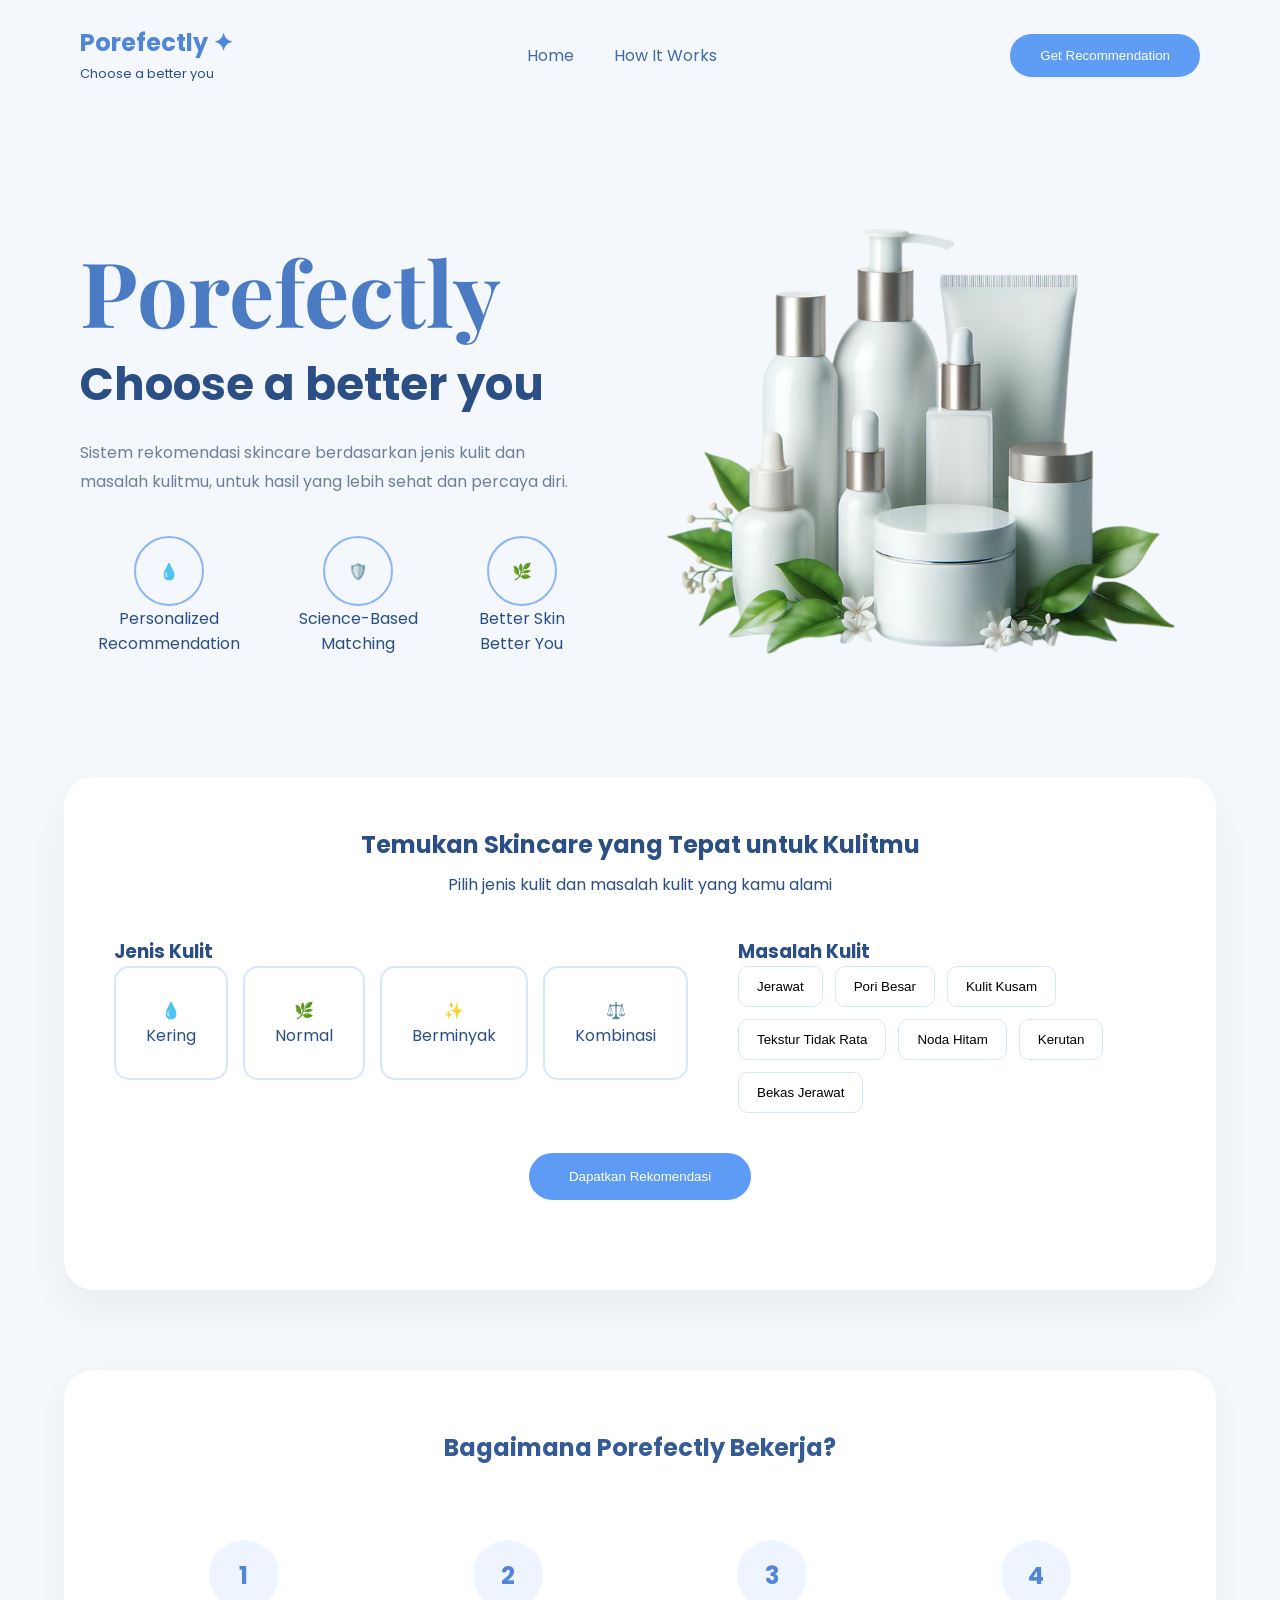
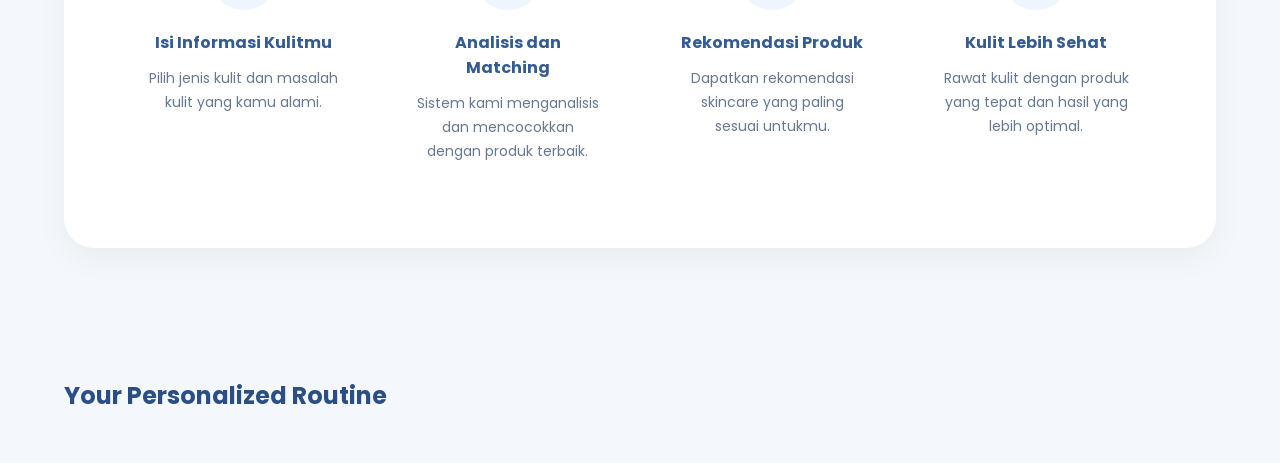
<file: index.html>
<!DOCTYPE html>
<html lang="id">
<head>

    <meta charset="UTF-8">
    <meta name="viewport" content="width=device-width, initial-scale=1.0">

    <title>Porefectly</title>

    <link rel="stylesheet" href="style.css">

    <link href="https://fonts.googleapis.com/css2?family=Playfair+Display:wght@600;700&family=Poppins:wght@300;400;500;600&display=swap" rel="stylesheet">

</head>
<body>

<!-- ================= NAVBAR ================= -->

<nav class="navbar">

    <div class="logo">

        <h2>Porefectly ✦</h2>

        <span>Choose a better you</span>

    </div>

    <ul class="nav-menu">

        <li>
            <a href="#home">
                Home
            </a>
        </li>

        <li>
            <a href="#how-it-works">
                How It Works
            </a>
        </li>

    </ul>

    <button class="btn-nav"
            onclick="scrollToForm()">
        Get Recommendation
    </button>

</nav>

<!-- ================= HERO ================= -->

<section
    id="home"
    class="hero">

    <div class="hero-left">

        <h1>Porefectly</h1>

        <h2>Choose a better you</h2>

        <p>
            Sistem rekomendasi skincare berdasarkan
            jenis kulit dan masalah kulitmu,
            untuk hasil yang lebih sehat dan percaya diri.
        </p>

        <div class="hero-features">

            <div class="feature">

                <div class="icon">💧</div>

                <span>Personalized Recommendation</span>

            </div>

            <div class="feature">

                <div class="icon">🛡️</div>

                <span>Science-Based Matching</span>

            </div>

            <div class="feature">

                <div class="icon">🌿</div>

                <span>Better Skin Better You</span>

            </div>

        </div>

    </div>

    <div class="hero-right">

        <img src="images/heroo.png">

    </div>

</section>


<!-- ================= FORM ================= -->

<section id="recommendation" class="recommendation-box">

    <h2>Temukan Skincare yang Tepat untuk Kulitmu</h2>

    <p>
        Pilih jenis kulit dan masalah kulit yang kamu alami
    </p>

    <div class="form-container">

        <!-- Skin -->

        <div class="form-side">

            <h3>Jenis Kulit</h3>

            <div class="skin-grid">

                <div class="skin-card"
                     onclick="selectSkin(this,'Dry')">

                    💧
                    <span>Kering</span>

                </div>

                <div class="skin-card"
                     onclick="selectSkin(this,'Normal')">

                    🌿
                    <span>Normal</span>

                </div>

                <div class="skin-card"
                     onclick="selectSkin(this,'Oily')">

                    ✨
                    <span>Berminyak</span>

                </div>

                <div class="skin-card"
                     onclick="selectSkin(this,'Combination')">

                    ⚖️
                    <span>Kombinasi</span>

                </div>

            </div>

        </div>

        <!-- Problem -->

        <div class="form-side">

            <h3>Masalah Kulit</h3>

            <div class="problem-grid">

                <button onclick="toggleProblem(this,'Acne')">Jerawat</button>
                <button onclick="toggleProblem(this,'Large Pores')">Pori Besar</button>
                <button onclick="toggleProblem(this,'Brightening')">Kulit Kusam</button>
                <button onclick="toggleProblem(this,'Skin Texture')">Tekstur Tidak Rata</button>
                <button onclick="toggleProblem(this,'Dark Spots')">Noda Hitam</button>
                <button onclick="toggleProblem(this,'Aging')">Kerutan</button>
                <button onclick="toggleProblem(this,'Scar')">Bekas Jerawat</button>

            </div>

        </div>

    </div>

    <button class="btn-recommend"
            onclick="getRecommendation()">

        Dapatkan Rekomendasi

    </button>

</section>

<!-- ================= HOW IT WORKS ================= -->

<section
    id="how-it-works"
    class="steps">

    <h2>Bagaimana Porefectly Bekerja?</h2>

    <div class="step-grid">

        <div class="step-card">

            <h3>1</h3>

            <h4>Isi Informasi Kulitmu</h4>

            <p>
                Pilih jenis kulit dan masalah kulit
                yang kamu alami.
            </p>

        </div>

        <div class="step-card">

            <h3>2</h3>

            <h4>Analisis dan Matching</h4>

            <p>
                Sistem kami menganalisis dan
                mencocokkan dengan produk terbaik.
            </p>

        </div>

        <div class="step-card">

            <h3>3</h3>

            <h4>Rekomendasi Produk</h4>

            <p>
                Dapatkan rekomendasi skincare
                yang paling sesuai untukmu.
            </p>

        </div>

        <div class="step-card">

            <h3>4</h3>

            <h4>Kulit Lebih Sehat</h4>

            <p>
                Rawat kulit dengan produk yang tepat
                dan hasil yang lebih optimal.
            </p>

        </div>

    </div>

</section>

<!-- ================= RESULT ================= -->

<section id="resultSection">

    <h2 class="section-title">

        Your Personalized Routine

    </h2>

    <div id="resultContainer"></div>

</section>

<script src="script.js"></script>

</body>
</html>
</file>
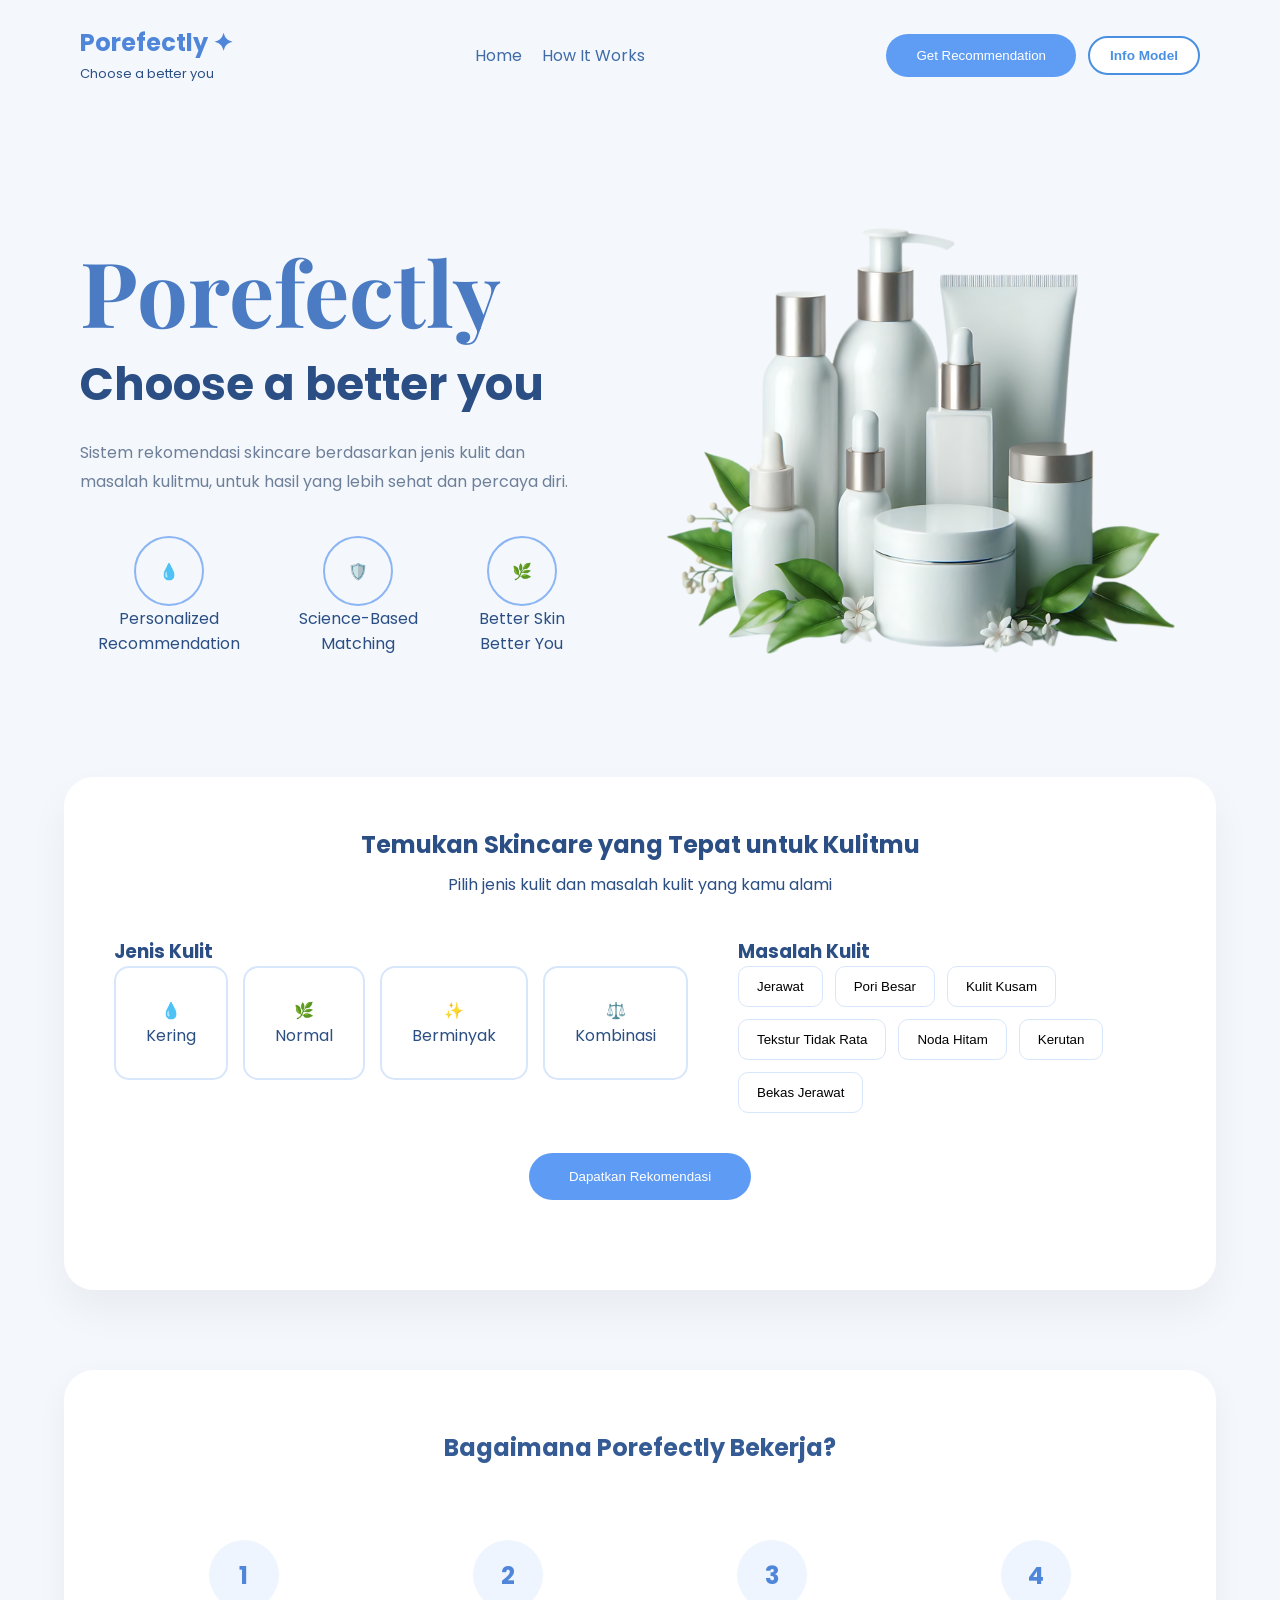
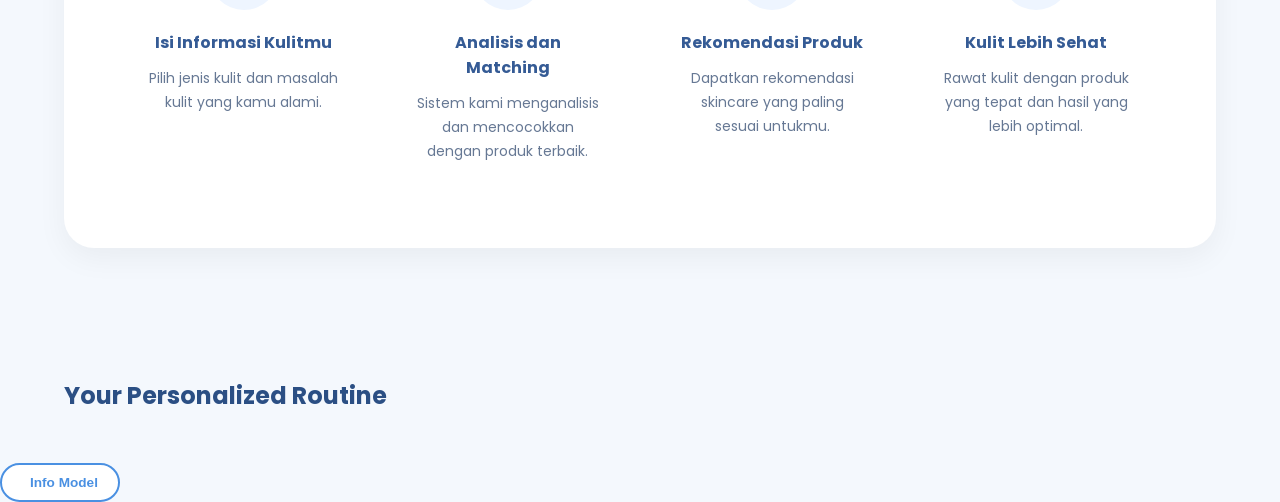
<file: frontend/index.html>
<!DOCTYPE html>
<html lang="id">
<head>

    <meta charset="UTF-8">
    <meta name="viewport" content="width=device-width, initial-scale=1.0">

    <title>Porefectly</title>

    <link rel="stylesheet" href="style.css">

    <link href="https://fonts.googleapis.com/css2?family=Playfair+Display:wght@600;700&family=Poppins:wght@300;400;500;600&display=swap" rel="stylesheet">

</head>
<body>

<!-- ================= NAVBAR ================= -->

<nav class="navbar">

    <div class="logo">

        <h2>Porefectly ✦</h2>

        <span>Choose a better you</span>

    </div>

    <ul class="nav-menu">

        <li>
            <a href="#home">
                Home
            </a>
        </li>

        <li>
            <a href="#how-it-works">
                How It Works
            </a>
        </li>

    </ul>

    <div class="nav-actions">
        <button class="btn-nav" onclick="scrollToForm()">
            Get Recommendation
        </button>
        
        <button class="btn-info-model" onclick="toggleModelModal()">
            Info Model
        </button>
    </div>

</nav>

<!-- ================= HERO ================= -->

<section
    id="home"
    class="hero">

    <div class="hero-left">

        <h1>Porefectly</h1>

        <h2>Choose a better you</h2>

        <p>
            Sistem rekomendasi skincare berdasarkan
            jenis kulit dan masalah kulitmu,
            untuk hasil yang lebih sehat dan percaya diri.
        </p>

        <div class="hero-features">

            <div class="feature">

                <div class="icon">💧</div>

                <span>Personalized Recommendation</span>

            </div>

            <div class="feature">

                <div class="icon">🛡️</div>

                <span>Science-Based Matching</span>

            </div>

            <div class="feature">

                <div class="icon">🌿</div>

                <span>Better Skin Better You</span>

            </div>

        </div>

    </div>

    <div class="hero-right">

        <img src="images/heroo.png">

    </div>

</section>


<!-- ================= FORM ================= -->

<section id="recommendation" class="recommendation-box">

    <h2>Temukan Skincare yang Tepat untuk Kulitmu</h2>

    <p>
        Pilih jenis kulit dan masalah kulit yang kamu alami
    </p>

    <div class="form-container">

        <!-- Skin -->

        <div class="form-side">

            <h3>Jenis Kulit</h3>

            <div class="skin-grid">

                <div class="skin-card"
                     onclick="selectSkin(this,'Dry')">

                    💧
                    <span>Kering</span>

                </div>

                <div class="skin-card"
                     onclick="selectSkin(this,'Normal')">

                    🌿
                    <span>Normal</span>

                </div>

                <div class="skin-card"
                     onclick="selectSkin(this,'Oily')">

                    ✨
                    <span>Berminyak</span>

                </div>

                <div class="skin-card"
                     onclick="selectSkin(this,'Combination')">

                    ⚖️
                    <span>Kombinasi</span>

                </div>

            </div>

        </div>

        <!-- Problem -->

        <div class="form-side">

            <h3>Masalah Kulit</h3>

            <div class="problem-grid">

                <button onclick="toggleProblem(this,'Acne')">Jerawat</button>
                <button onclick="toggleProblem(this,'Large Pores')">Pori Besar</button>
                <button onclick="toggleProblem(this,'Brightening')">Kulit Kusam</button>
                <button onclick="toggleProblem(this,'Skin Texture')">Tekstur Tidak Rata</button>
                <button onclick="toggleProblem(this,'Dark Spots')">Noda Hitam</button>
                <button onclick="toggleProblem(this,'Aging')">Kerutan</button>
                <button onclick="toggleProblem(this,'Scar')">Bekas Jerawat</button>

            </div>

        </div>

    </div>

    <button class="btn-recommend"
            onclick="getRecommendation()">

        Dapatkan Rekomendasi

    </button>

</section>

<!-- ================= HOW IT WORKS ================= -->

<section
    id="how-it-works"
    class="steps">

    <h2>Bagaimana Porefectly Bekerja?</h2>

    <div class="step-grid">

        <div class="step-card">

            <h3>1</h3>

            <h4>Isi Informasi Kulitmu</h4>

            <p>
                Pilih jenis kulit dan masalah kulit
                yang kamu alami.
            </p>

        </div>

        <div class="step-card">

            <h3>2</h3>

            <h4>Analisis dan Matching</h4>

            <p>
                Sistem kami menganalisis dan
                mencocokkan dengan produk terbaik.
            </p>

        </div>

        <div class="step-card">

            <h3>3</h3>

            <h4>Rekomendasi Produk</h4>

            <p>
                Dapatkan rekomendasi skincare
                yang paling sesuai untukmu.
            </p>

        </div>

        <div class="step-card">

            <h3>4</h3>

            <h4>Kulit Lebih Sehat</h4>

            <p>
                Rawat kulit dengan produk yang tepat
                dan hasil yang lebih optimal.
            </p>

        </div>

    </div>

</section>

<!-- ================= RESULT ================= -->

<section id="resultSection">

    <h2 class="section-title">

        Your Personalized Routine

    </h2>

    <div id="resultContainer"></div>

</section>

<!-- TOMBOL INFO MODEL DI NAVBAR/HEADER -->
<button class="btn-info-model" onclick="toggleModelModal()">
    <span>️</span> Info Model
</button>

<!-- MODAL OVERLAY (Tersembunyi Default) -->
<div id="model-modal" class="modal-overlay" style="display: none;">
    <div class="modal-content">
        <span class="close-btn" onclick="toggleModelModal()">&times;</span>
        
        <h2 class="modal-title">Analisis Data & Performa Model</h2>
        
        <!-- TAB NAVIGASI YANG BISA DIKLIK -->
        <div class="tab-navigation">
            <button class="tab-link active" onclick="openModelTab('tab-eda', this)">EDA</button>
            <button class="tab-link" onclick="openModelTab('tab-performance', this)">Performa</button>
            <button class="tab-link" onclick="openModelTab('tab-insights', this)">Wawasan</button>
        </div>

        <!-- KONTEN TAB 1: EDA -->
        <div id="tab-eda" class="tab-pane active">
            <div class="info-grid">
                <div class="info-card">
                    <h3>Distribusi Produk</h3>
                    <img src="assets/eda_product_distribution.png" alt="Distribusi Produk" loading="lazy">
                </div>
                <div class="info-card">
                    <h3>Top Ingredients</h3>
                    <img src="assets/eda_top_ingredients.png" alt="Top Ingredients" loading="lazy">
                </div>
                <div class="info-card full-width">
                    <h3>Korelasi Antar Fitur AfterUse</h3>
                    <img src="assets/Heatmap%20Korelasi%20Antar%20Fitur%20afterUse.png" alt="Heatmap Korelasi" loading="lazy">
                </div>
                <div class="info-card full-width">
                    <h3>Proporsi Fitur AfterUse per Type</h3>
                    <img src="assets/Heatmap%20Proporsi%20Fitur%20afterUse%20per%20Type%20Produk.png" alt="Proporsi Fitur" loading="lazy">
                </div>
                <div class="info-card">
                    <h3>Bahan Dominan di Seluruh Kategori</h3>
                    <img src="assets/eda_avg_ingredients_by_type.png" alt="Bahan Dominan" loading="lazy">
                </div>
            </div>
        </div>

        <!-- KONTEN TAB 2: PERFORMA MODEL -->
        <div id="tab-performance" class="tab-pane">
            <div class="info-grid">
                <div class="info-card">
                    <h3>Confusion Matrix Serum</h3>
                    <img src="assets/confusion_matrix_serum.png" alt="CM Serum" loading="lazy">
                </div>
                <div class="info-card">
                    <h3>Confusion Matrix Moisturizer</h3>
                    <img src="assets/confusion_matrix_moisturizer.png" alt="CM Moisturizer" loading="lazy">
                </div>
                <div class="info-card">
                    <h3>Confusion Matrix Sunscreen</h3>
                    <img src="assets/confusion_matrix_sunscreen.png" alt="CM Sunscreen" loading="lazy">
                </div>
                <div class="info-card">
                    <h3>Confusion Matrix Toner</h3>
                    <img src="assets/confusion_matrix_toner.png" alt="CM Toner" loading="lazy">
                </div>
                <div class="info-card">
                    <h3>Confusion Matrix Face Cleanser</h3>
                    <img src="assets/confusion_matrix_face_cleanser.png" alt="CM Face Cleanser" loading="lazy">
                </div>
                <div class="info-card">
                    <h3>Silhouette Score</h3>
                    <img src="assets/silhouette_score_per_type.png" alt="Silhouette Score" loading="lazy">
                </div>
            </div>
        </div>

        <!-- KONTEN TAB 3: WAWASAN -->
        <div id="tab-insights" class="tab-pane">
            <div class="info-grid">
                <div class="info-card full-width">
                    <h3>Top 10 Brand dengan Jumlah Produk Terbanyak</h3>
                    <!-- Gunakan %20 untuk spasi agar tidak error di Docker/Web -->
                    <img src="assets/Top%2010%20Brand%20dengan%20Jumlah%20Produk%20Terbanyak.png" alt="Top Brand" loading="lazy">
                </div>
            </div>
        </div>
    </div>
</div>

<script src="script.js"></script>

</body>
</html>
</file>
<file: style.css>
*{
    margin:0;
    padding:0;
    box-sizing:border-box;
}

html{
    scroll-behavior:smooth;
}

body{
    font-family:'Poppins',sans-serif;
    background:#f4f8fd;
    color:#2b4f84;
}

/* NAVBAR */

.navbar{
    display:flex;
    justify-content:space-between;
    align-items:center;
    padding:25px 80px;
}

.logo h2{
    color:#4f86d9;
}

.logo span{
    font-size:13px;
}

.nav-menu{
    display:flex;
    gap:40px;
    list-style:none;
}

.nav-menu a{
    text-decoration:none;
    color:#406ba7;
}

.btn-nav{
    background:#5f9df5;
    color:white;
    border:none;
    padding:14px 30px;
    border-radius:30px;
    cursor:pointer;
}

/* HERO */

.hero{
    display:flex;
    align-items:center;
    justify-content:space-between;
    padding:50px 80px;
}

.hero-left{
    width:45%;
}

.hero-left h1{
    font-family:'Playfair Display',serif;
    font-size:90px;
    color:#4b7bc3;
}

.hero-left h2{
    font-size:45px;
    margin-bottom:20px;
}

.hero-left p{
    color:#6e7f99;
    line-height:1.8;
}

.hero-right{
    width:50%;
}

.hero-right img{
    width:100%;
}

.hero-features{
    display:flex;
    gap:30px;
    margin-top:40px;
}

.feature{
    text-align:center;
}

.icon{
    width:70px;
    height:70px;
    border-radius:50%;
    border:2px solid #8cb5f3;
    display:flex;
    justify-content:center;
    align-items:center;
    margin:auto;
}

/* FORM */

.recommendation-box{
    width:90%;
    margin:auto;
    background:white;
    border-radius:30px;
    padding:50px;
    box-shadow:0 20px 40px rgba(0,0,0,0.05);
}

.recommendation-box h2{
    text-align:center;
    margin-bottom:10px;
}

.recommendation-box p{
    text-align:center;
    margin-bottom:40px;
}

.form-container{
    display:flex;
    gap:50px;
}

.form-side{
    flex:1;
}

.skin-grid{
    display:grid;
    grid-template-columns:repeat(4,1fr);
    gap:15px;
}

.skin-card{
    border:2px solid #d8e6fb;
    border-radius:15px;
    text-align:center;
    padding:30px;
    cursor:pointer;
}

.skin-card.active{
    border-color:#5d9bf5;
    background:#eef5ff;
}

.problem-grid{
    display:flex;
    flex-wrap:wrap;
    gap:12px;
}

.problem-grid button{
    padding:12px 18px;
    border-radius:10px;
    border:1px solid #d8e6fb;
    background:white;
    cursor:pointer;
}

.problem-grid button.active{
    background:#5d9bf5;
    color:white;
}

.btn-recommend{
    display:block;
    margin:40px auto;
    background:#5d9bf5;
    color:white;
    border:none;
    padding:16px 40px;
    border-radius:40px;
    cursor:pointer;
}

/* HOW IT WORKS */

.steps{
    width:90%;
    margin:50px auto;
    background:white;
    border-radius:30px;
    padding:50px;
}

.steps h2{
    text-align:center;
    margin-bottom:40px;
}

.step-grid{
    display:grid;
    grid-template-columns:repeat(4,1fr);
    gap:20px;
}

.step-card{
    text-align:center;
}

.step-card h3{
    width:70px;
    height:70px;
    background:#eef5ff;
    border-radius:50%;
    display:flex;
    justify-content:center;
    align-items:center;
    margin:auto;
    color:#5d9bf5;
}

/* RESULT */

#resultSection{
    width:90%;
    margin:auto;
    padding:50px 0;
}

.product-grid{
    display:grid;
    grid-template-columns:repeat(auto-fill,minmax(250px,1fr));
    gap:25px;
}

.product-card{
    background:white;
    border-radius:20px;
    overflow:hidden;
    box-shadow:0 10px 30px rgba(0,0,0,0.05);
}

.product-image{
    width:100%;
    height:250px;
    object-fit:cover;
}

.product-content{
    padding:20px;
}

.brand{
    color:#888;
    margin-bottom:10px;
}

.ingredient-list{
    margin-top:10px;
    padding-left:20px;
}

.ingredient-list li{
    margin-bottom:6px;
    color:#5d6f88;
    font-size:14px;
    line-height:1.5;
}

.btn-recommend:disabled{
    opacity:.7;
    cursor:not-allowed;
}

details{
    margin-top:12px;
}

summary{
    cursor:pointer;
    font-weight:600;
    color:#4f86d9;
}

.routine-title{
    margin:40px 0 20px;
    color:#4f86d9;
}

.category-block{
    margin-bottom:35px;
}

.timeline-title{
     background:linear-gradient(
        135deg,
        #5d9bf5,
        #7ab4ff
    );

    color:white;

    padding:12px 20px;

    border-radius:12px;

    display:inline-block;

    margin-bottom:20px;

    font-weight:600;
}

.steps{
    width:90%;
    margin:80px auto;
    padding:60px;
    background:white;
    border-radius:30px;
    box-shadow:0 10px 30px rgba(0,0,0,.05);
}

.steps h2{
    text-align:center;
    margin-bottom:50px;
    color:#355b95;
}

.step-grid{
    display:grid;
    grid-template-columns:repeat(4,1fr);
    gap:25px;
}

.step-card{
    text-align:center;
    padding:25px;
    border-radius:20px;
    transition:.3s;
}

.step-card:hover{
    transform:translateY(-5px);
    background:#f5f9ff;
}

.step-card h3{
    width:70px;
    height:70px;
    border-radius:50%;
    background:#eef5ff;
    color:#4f86d9;

    display:flex;
    align-items:center;
    justify-content:center;

    margin:auto auto 20px;

    font-size:24px;
}

.step-card h4{
    margin-bottom:12px;
    color:#355b95;
}

.step-card p{
    color:#667894;
    line-height:1.7;
    font-size:14px;
}
</file>
<file: frontend/style.css>
*{
    margin:0;
    padding:0;
    box-sizing:border-box;
}

html{
    scroll-behavior:smooth;
}

body{
    font-family:'Poppins',sans-serif;
    background:#f4f8fd;
    color:#2b4f84;
}

/* NAVBAR */

.navbar{
    display:flex;
    justify-content:space-between;
    align-items:center;
    padding:25px 80px;
}

.logo h2{
    color:#4f86d9;
}

.logo span{
    font-size:13px;
}

.nav-right-side {
    display: flex;
    align-items: center;
    gap: 40px; /* Jarak antara link menu dengan grup tombol */
}

.nav-menu{
    display:flex;
    gap: 20px;
    list-style:none;
}

.nav-menu a{
    text-decoration:none;
    color:#406ba7;
}

.nav-actions {
    display: flex;
    align-items: center;
    gap: 12px; 
}

.btn-nav{
    background:#5f9df5;
    color:white;
    border:none;
    padding:14px 30px;
    border-radius:30px;
    cursor:pointer;
}

/* HERO */

.hero{
    display:flex;
    align-items:center;
    justify-content:space-between;
    padding:50px 80px;
}

.hero-left{
    width:45%;
}

.hero-left h1{
    font-family:'Playfair Display',serif;
    font-size:90px;
    color:#4b7bc3;
}

.hero-left h2{
    font-size:45px;
    margin-bottom:20px;
}

.hero-left p{
    color:#6e7f99;
    line-height:1.8;
}

.hero-right{
    width:50%;
}

.hero-right img{
    width:100%;
}

.hero-features{
    display:flex;
    gap:30px;
    margin-top:40px;
}

.feature{
    text-align:center;
}

.icon{
    width:70px;
    height:70px;
    border-radius:50%;
    border:2px solid #8cb5f3;
    display:flex;
    justify-content:center;
    align-items:center;
    margin:auto;
}

/* FORM */

.recommendation-box{
    width:90%;
    margin:auto;
    background:white;
    border-radius:30px;
    padding:50px;
    box-shadow:0 20px 40px rgba(0,0,0,0.05);
}

.recommendation-box h2{
    text-align:center;
    margin-bottom:10px;
}

.recommendation-box p{
    text-align:center;
    margin-bottom:40px;
}

.form-container{
    display:flex;
    gap:50px;
}

.form-side{
    flex:1;
}

.skin-grid{
    display:grid;
    grid-template-columns:repeat(4,1fr);
    gap:15px;
}

.skin-card{
    border:2px solid #d8e6fb;
    border-radius:15px;
    text-align:center;
    padding:30px;
    cursor:pointer;
}

.skin-card.active{
    border-color:#5d9bf5;
    background:#eef5ff;
}

.problem-grid{
    display:flex;
    flex-wrap:wrap;
    gap:12px;
}

.problem-grid button{
    padding:12px 18px;
    border-radius:10px;
    border:1px solid #d8e6fb;
    background:white;
    cursor:pointer;
}

.problem-grid button.active{
    background:#5d9bf5;
    color:white;
}

.btn-recommend{
    display:block;
    margin:40px auto;
    background:#5d9bf5;
    color:white;
    border:none;
    padding:16px 40px;
    border-radius:40px;
    cursor:pointer;
}

/* HOW IT WORKS */

.steps{
    width:90%;
    margin:50px auto;
    background:white;
    border-radius:30px;
    padding:50px;
}

.steps h2{
    text-align:center;
    margin-bottom:40px;
}

.step-grid{
    display:grid;
    grid-template-columns:repeat(4,1fr);
    gap:20px;
}

.step-card{
    text-align:center;
}

.step-card h3{
    width:70px;
    height:70px;
    background:#eef5ff;
    border-radius:50%;
    display:flex;
    justify-content:center;
    align-items:center;
    margin:auto;
    color:#5d9bf5;
}

/* RESULT */

#resultSection{
    width:90%;
    margin:auto;
    padding:50px 0;
}

.product-grid{
    display:grid;
    grid-template-columns:repeat(auto-fill,minmax(250px,1fr));
    gap:25px;
}

.product-card{
    background:white;
    border-radius:20px;
    overflow:hidden;
    box-shadow:0 10px 30px rgba(0,0,0,0.05);
}

.product-image{
    width:100%;
    height:250px;
    object-fit:cover;
}

.product-content{
    padding:20px;
}

.brand{
    color:#888;
    margin-bottom:10px;
}

.ingredient-list{
    margin-top:10px;
    padding-left:20px;
}

.ingredient-list li{
    margin-bottom:6px;
    color:#5d6f88;
    font-size:14px;
    line-height:1.5;
}

.btn-recommend:disabled{
    opacity:.7;
    cursor:not-allowed;
}

details{
    margin-top:12px;
}

summary{
    cursor:pointer;
    font-weight:600;
    color:#4f86d9;
}

.routine-title{
    margin:40px 0 20px;
    color:#4f86d9;
}

.category-block{
    margin-bottom:35px;
}

.timeline-title{
     background:linear-gradient(
        135deg,
        #5d9bf5,
        #7ab4ff
    );

    color:white;

    padding:12px 20px;

    border-radius:12px;

    display:inline-block;

    margin-bottom:20px;

    font-weight:600;
}

.steps{
    width:90%;
    margin:80px auto;
    padding:60px;
    background:white;
    border-radius:30px;
    box-shadow:0 10px 30px rgba(0,0,0,.05);
}

.steps h2{
    text-align:center;
    margin-bottom:50px;
    color:#355b95;
}

.step-grid{
    display:grid;
    grid-template-columns:repeat(4,1fr);
    gap:25px;
}

.step-card{
    text-align:center;
    padding:25px;
    border-radius:20px;
    transition:.3s;
}

.step-card:hover{
    transform:translateY(-5px);
    background:#f5f9ff;
}

.step-card h3{
    width:70px;
    height:70px;
    border-radius:50%;
    background:#eef5ff;
    color:#4f86d9;

    display:flex;
    align-items:center;
    justify-content:center;

    margin:auto auto 20px;

    font-size:24px;
}

.step-card h4{
    margin-bottom:12px;
    color:#355b95;
}

.step-card p{
    color:#667894;
    line-height:1.7;
    font-size:14px;
}

/* STYLE TOMBOL INFO MODEL (Serupa dengan Get Recommendation) */
.btn-info-model {
    background-color: white;
    color: #4A90E2; /* Biru brand Porefectly */
    border: 2px solid #4A90E2;
    padding: 10px 20px;
    border-radius: 20px;
    font-size: 0.85rem;
    font-weight: 600;
    cursor: pointer;
    transition: all 0.3s ease;
    display: inline-flex;
    align-items: center;
    gap: 8px;
}

.btn-info-model:hover {
    background-color: #4A90E2;
    color: white;
    transform: translateY(-2px);
    box-shadow: 0 4px 12px rgba(74, 144, 226, 0.3);
}

/* =========================================
   STYLE MODAL & TAB NAVIGASI (FIXED)
   ========================================= */

.modal-overlay {
    position: fixed; 
    top: 0; left: 0; width: 100%; height: 100%;
    background: rgba(0, 0, 0, 0.7);
    backdrop-filter: blur(5px);
    z-index: 9999; 
    display: flex; 
    justify-content: center; 
    align-items: center;
    padding: 20px;
    box-sizing: border-box;
}

.modal-content {
    background: white; 
    width: 100%; 
    max-width: 800px;
    max-height: 90vh; 
    border-radius: 20px; 
    padding: 30px; 
    position: relative;
    box-shadow: 0 25px 50px -12px rgba(0, 0, 0, 0.3); 
    animation: slideUp 0.4s cubic-bezier(0.16, 1, 0.3, 1);
    overflow-y: auto; 
    overflow-x: hidden;
    box-sizing: border-box; /* ← TAMBAHAN PENTING */
}

.tab-navigation {
    display: flex; 
    justify-content: center; 
    gap: 12px; 
    margin-bottom: 25px;
    padding-bottom: 15px;
    border-bottom: 1px solid #f0f0f0;
    position: sticky;
    top: 0;
    background: white;
    z-index: 10;
    flex-wrap: wrap; /* ← Agar tab tidak meluber di mobile */
}

.tab-link {
    background: transparent; 
    border: none; 
    padding: 10px 24px;
    font-size: 0.95rem; 
    color: #666; 
    cursor: pointer; 
    border-radius: 50px;
    transition: all 0.3s ease; 
    font-weight: 600;
}

.tab-link:hover { 
    background: #f0f4f8; 
    color: #4A90E2; 
}

.tab-link.active { 
    background: #4A90E2; 
    color: white; 
    box-shadow: 0 4px 12px rgba(74, 144, 226, 0.3); 
}

.close-btn { 
    position: absolute; 
    top: 20px; right: 25px; 
    font-size: 24px; 
    cursor: pointer; 
    color: #888; 
    width: 36px; height: 36px;
    display: flex; align-items: center; justify-content: center;
    border-radius: 50%;
    transition: all 0.2s;
    z-index: 20;
}
.close-btn:hover { 
    background: #fee2e2; 
    color: #ef4444; 
}

/* =========================================
   GRID LAYOUT GAMBAR (FIXED - NO OVERFLOW)
   ========================================= */

/* =========================================
   INFO GRID & CARD (SESUAI HTML)
   ========================================= */

.info-grid {
    display: grid;
    grid-template-columns: repeat(2, 1fr); /* 2 kolom default */
    gap: 20px;
    width: 100%;
    box-sizing: border-box;
}

.info-card {
    background: #ffffff;
    padding: 20px;
    border-radius: 16px;
    text-align: center;
    border: 1px solid #f0f0f0;
    box-shadow: 0 4px 6px -1px rgba(0, 0, 0, 0.05);
    display: flex;
    flex-direction: column;
    align-items: center;
    width: 100%;
    box-sizing: border-box;
    overflow: hidden; /* Cegah gambar keluar */
}

.info-card.full-width {
    grid-column: 1 / -1; /* Span semua kolom */
}

.info-card h3 {
    font-size: 1rem;
    color: #334155;
    margin-bottom: 14px;
    font-weight: 600;
    width: 100%;
    text-align: left;
}

/* KUNCI UTAMA - Gambar tidak overflow */
.info-card img {
    width: 100% !important;
    max-width: 100% !important;
    height: auto !important;
    max-height: 400px;
    object-fit: contain;
    border-radius: 10px;
    display: block;
    margin: 0 auto;
}

/* =========================================
   MODAL (TIDAK BERUBAH)
   ========================================= */

.modal-overlay {
    position: fixed;
    top: 0; left: 0; width: 100%; height: 100%;
    background: rgba(0, 0, 0, 0.7);
    backdrop-filter: blur(5px);
    z-index: 9999;
    display: flex;
    justify-content: center;
    align-items: center;
    padding: 20px;
    box-sizing: border-box;
}

.modal-content {
    background: white;
    width: 100%;
    max-width: 850px;
    max-height: 90vh;
    border-radius: 20px;
    padding: 30px;
    position: relative;
    box-shadow: 0 25px 50px -12px rgba(0, 0, 0, 0.3);
    animation: slideUp 0.4s cubic-bezier(0.16, 1, 0.3, 1);
    overflow-y: auto;
    overflow-x: hidden;
    box-sizing: border-box;
}

/* Paksa semua child tidak overflow */
.modal-content * {
    max-width: 100%;
    box-sizing: border-box;
}

.modal-title {
    font-size: 1.3rem;
    font-weight: 700;
    color: #1e3a5f;
    margin-bottom: 20px;
}

.tab-navigation {
    display: flex;
    justify-content: center;
    gap: 12px;
    margin-bottom: 25px;
    padding-bottom: 15px;
    border-bottom: 1px solid #f0f0f0;
    position: sticky;
    top: 0;
    background: white;
    z-index: 10;
    flex-wrap: wrap;
}

.tab-link {
    background: transparent;
    border: none;
    padding: 10px 24px;
    font-size: 0.95rem;
    color: #666;
    cursor: pointer;
    border-radius: 50px;
    transition: all 0.3s ease;
    font-weight: 600;
}

.tab-link:hover { background: #f0f4f8; color: #4A90E2; }
.tab-link.active { background: #4A90E2; color: white; box-shadow: 0 4px 12px rgba(74,144,226,0.3); }

.close-btn {
    position: absolute;
    top: 20px; right: 25px;
    font-size: 24px;
    cursor: pointer;
    color: #888;
    width: 36px; height: 36px;
    display: flex; align-items: center; justify-content: center;
    border-radius: 50%;
    transition: all 0.2s;
    z-index: 20;
}
.close-btn:hover { background: #fee2e2; color: #ef4444; }

.tab-pane { display: none; animation: fadeIn 0.4s ease forwards; }
.tab-pane.active { display: block; }

@keyframes slideUp {
    from { opacity: 0; transform: translateY(40px) scale(0.98); }
    to { opacity: 1; transform: translateY(0) scale(1); }
}

@keyframes fadeIn {
    from { opacity: 0; transform: translateY(10px); }
    to { opacity: 1; transform: translateY(0); }
}

/* Responsif Mobile */
@media (max-width: 768px) {
    .modal-content { max-height: 95vh; border-radius: 16px; padding: 16px; }
    .info-grid { grid-template-columns: 1fr; } /* 1 kolom di mobile */
    .info-card { padding: 12px; }
    .info-card img { max-height: 280px; }
    .tab-link { padding: 8px 14px; font-size: 0.85rem; }
}
</file>
